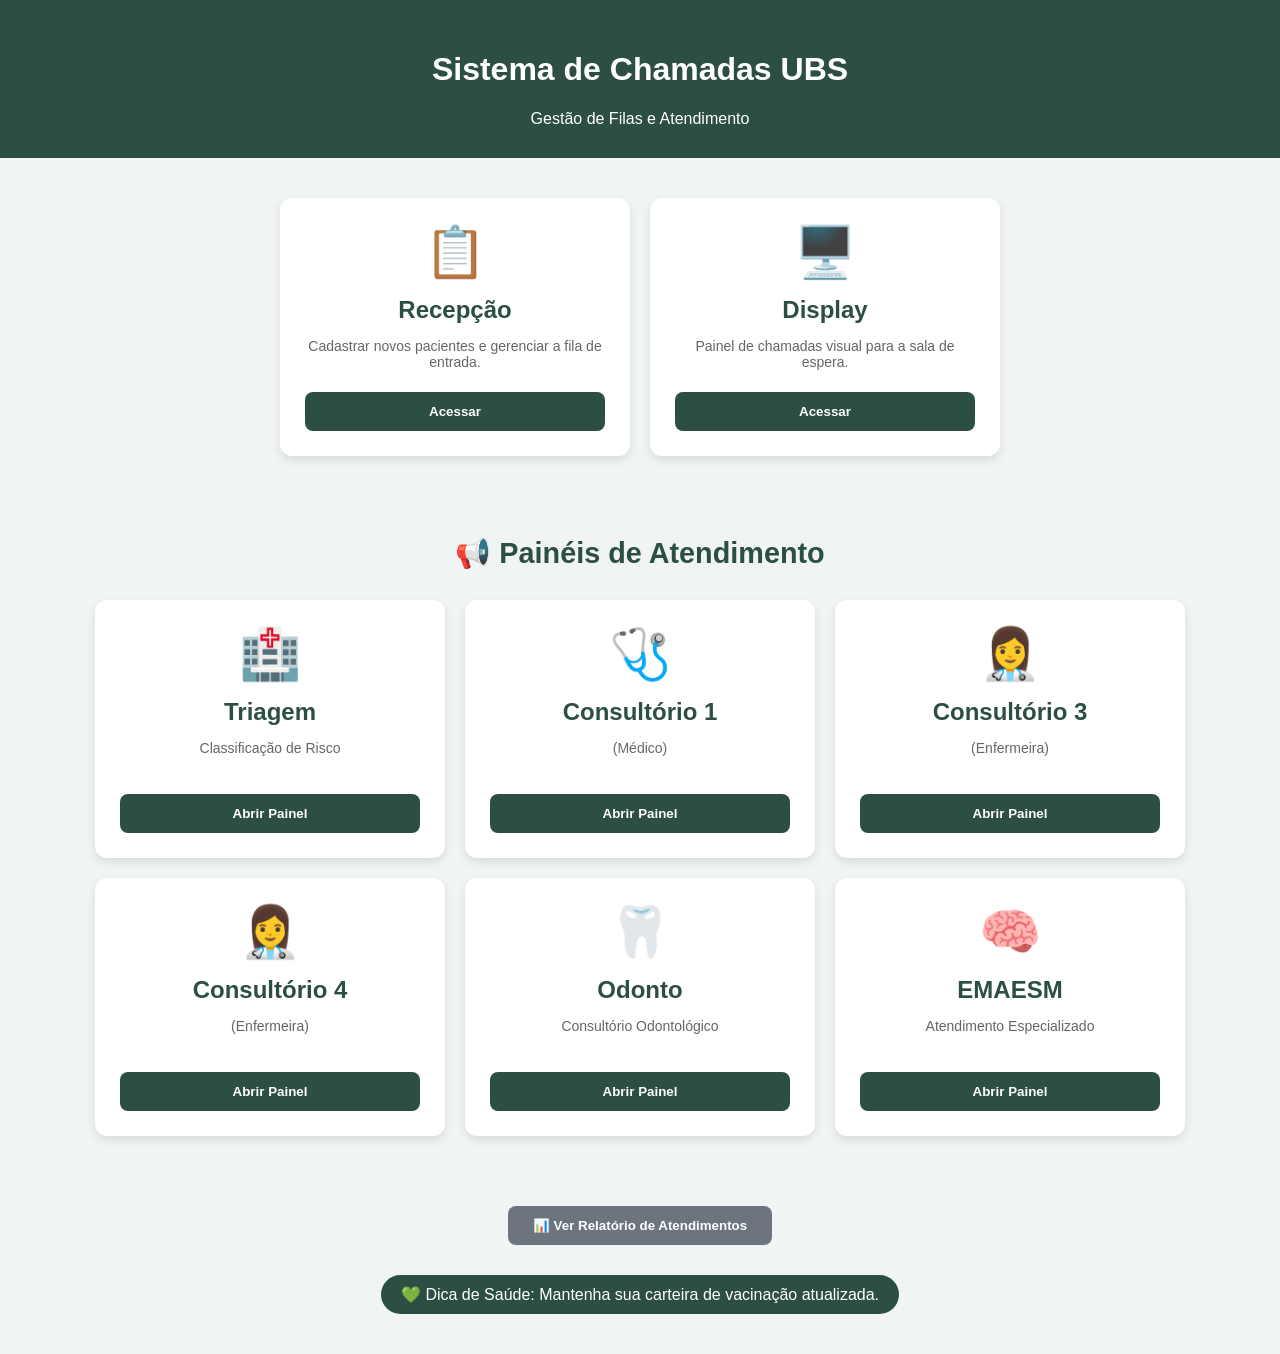
<file: index.html>
<!DOCTYPE html>
<html lang="pt-br">
<head>
    <meta charset="UTF-8">
    <meta name="viewport" content="width=device-width, initial-scale=1.0">
    <title>Sistema de Chamadas UBS - Início</title>
    <link rel="stylesheet" href="style.css">
    <style>
        /* Ajustes extras para garantir o alinhamento dos cards de atendimento */
        .secao-titulo {
            width: 100%;
            text-align: center;
            color: var(--verde-ubs);
            margin: 40px 0 10px 0;
            font-size: 1.8rem;
            font-weight: bold;
        }
        .container-consultorios {
            display: flex;
            flex-wrap: wrap;
            justify-content: center;
            gap: 20px;
            padding: 20px;
            max-width: 1200px;
        }
        .footer-admin {
            margin: 50px 0;
            text-align: center;
        }
        .btn-relatorio {
            background-color: #6c757d;
            color: white;
            border: none;
            padding: 12px 25px;
            border-radius: 8px;
            font-weight: bold;
            cursor: pointer;
            transition: 0.3s;
        }
        .btn-relatorio:hover {
            background-color: #5a6268;
        }
    </style>
</head>
<body>

    <header>
        <h1>Sistema de Chamadas UBS</h1>
        <span>Gestão de Filas e Atendimento</span>
    </header>

    <div class="container">
        <div class="card">
            <div class="icon-grande">📋</div>
            <h2>Recepção</h2>
            <p>Cadastrar novos pacientes e gerenciar a fila de entrada.</p>
            <button class="btn-acessar" onclick="window.location.href='cadastro.html'">Acessar</button>
        </div>

        <div class="card">
            <div class="icon-grande">🖥️</div>
            <h2>Display</h2>
            <p>Painel de chamadas visual para a sala de espera.</p>
            <button class="btn-acessar" onclick="window.location.href='painel.html'">Acessar</button>
        </div>
    </div>

    <div class="secao-titulo">📢 Painéis de Atendimento</div>

    <div class="container-consultorios">
        
        <div class="card">
            <div class="icon-grande">🏥</div>
            <h2>Triagem</h2>
            <p>Classificação de Risco</p>
            <button class="btn-acessar" onclick="abrirConsultorio('TRIAGEM')">Abrir Painel</button>
        </div>

        <div class="card">
            <div class="icon-grande">🩺</div>
            <h2>Consultório 1</h2>
            <p>(Médico)</p>
            <button class="btn-acessar" onclick="abrirConsultorio('CONSULTÓRIO 1 (MÉDICO)')">Abrir Painel</button>
        </div>

        <div class="card">
            <div class="icon-grande">👩‍⚕️</div>
            <h2>Consultório 3</h2>
            <p>(Enfermeira)</p>
            <button class="btn-acessar" onclick="abrirConsultorio('CONSULTÓRIO 3 (ENFERMEIRA)')">Abrir Painel</button>
        </div>

        <div class="card">
            <div class="icon-grande">👩‍⚕️</div>
            <h2>Consultório 4</h2>
            <p>(Enfermeira)</p>
            <button class="btn-acessar" onclick="abrirConsultorio('CONSULTÓRIO 4 (ENFERMEIRA)')">Abrir Painel</button>
        </div>

        <div class="card">
            <div class="icon-grande">🦷</div>
            <h2>Odonto</h2>
            <p>Consultório Odontológico</p>
            <button class="btn-acessar" onclick="abrirConsultorio('CONSULTÓRIO ODONTOLÓGICO')">Abrir Painel</button>
        </div>

        <div class="card">
            <div class="icon-grande">🧠</div>
            <h2>EMAESM</h2>
            <p>Atendimento Especializado</p>
            <button class="btn-acessar" onclick="abrirConsultorio('EMAESM')">Abrir Painel</button>
        </div>

    </div>

    <div class="footer-admin">
        <button class="btn-relatorio" onclick="window.location.href='relatorio.html'">
            📊 Ver Relatório de Atendimentos
        </button>
    </div>

    <div class="dica-barra" style="position: relative; margin-bottom: 20px;">
        💚 Dica de Saúde: Mantenha sua carteira de vacinação atualizada.
    </div>

    <script>
        // Função que salva o nome do consultório e redireciona
        function abrirConsultorio(nome) {
            localStorage.setItem('consultorioAtual', nome);
            window.location.href = 'profissional.html';
        }
    </script>
</body>
</html>
</file>
<file: style.css>
:root {
    --verde-ubs: #2d4f43;
    --verde-claro: #f0f4f2;
    --branco: #ffffff;
    --texto: #333;
    --sucesso: #28a745;
}

body {
    font-family: 'Segoe UI', sans-serif;
    background-color: var(--verde-claro);
    margin: 0;
    display: flex;
    flex-direction: column;
    align-items: center; /* Centraliza tudo horizontalmente */
}

header {
    background-color: var(--verde-ubs);
    color: white;
    width: 100%;
    padding: 30px 0;
    text-align: center;
}

/* Esse é o segredo para os cards ficarem lado a lado */
.container {
    display: flex;
    flex-wrap: wrap; /* Se não couber na tela, ele joga para baixo */
    justify-content: center; /* Centraliza os cards */
    gap: 20px; /* Espaço entre os cards */
    padding: 40px 20px;
    max-width: 1200px;
}

.card {
    background: var(--branco);
    width: 300px; /* Largura fixa para parecer um cartão */
    padding: 25px;
    border-radius: 12px;
    box-shadow: 0 4px 10px rgba(0,0,0,0.1);
    text-align: center;
}

.icon-grande {
    font-size: 50px;
    margin-bottom: 15px;
}

h2 { margin: 10px 0; color: var(--verde-ubs); }

p { color: #666; font-size: 14px; height: 40px; }

.btn-acessar {
    background-color: var(--verde-ubs);
    color: white;
    border: none;
    padding: 12px;
    width: 100%;
    border-radius: 8px;
    font-weight: bold;
    cursor: pointer;
}

.btn-acessar:hover {
    background-color: #1e362d;
}

.dica-barra {
    background: var(--verde-ubs);
    color: white;
    padding: 10px 20px;
    border-radius: 20px;
    position: fixed;
    bottom: 20px;
}

.btn-consultorio {
    background-color: white;
    color: var(--verde-ubs);
    border: 2px solid var(--verde-ubs);
    padding: 15px 20px;
    border-radius: 10px;
    font-weight: bold;
    cursor: pointer;
    min-width: 200px;
    transition: 0.3s;
}

.btn-consultorio:hover {
    background-color: var(--verde-ubs);
    color: white;
}
</file>
